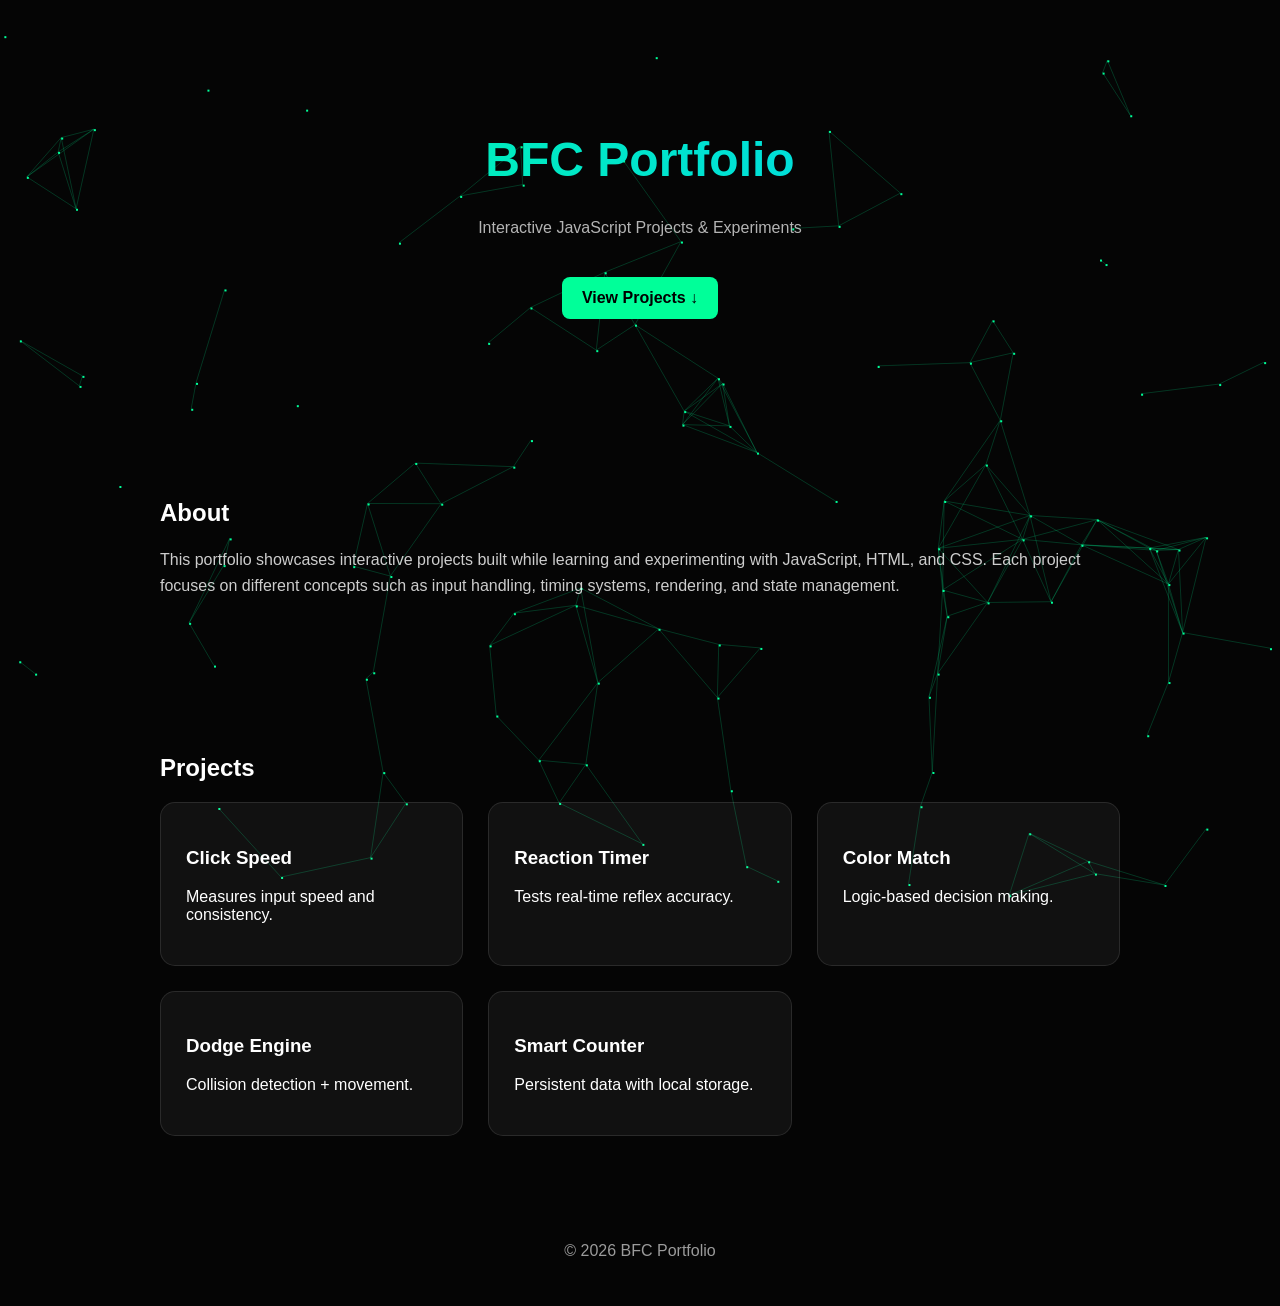
<file: index.html>
<!DOCTYPE html>
<html>
<head>
<meta charset="UTF-8">
<title>BFC Portfolio</title>
<link rel="stylesheet" href="style.css">
</head>
<body>

<canvas id="bg"></canvas>

<header>
  <h1 class="glow">BFC Portfolio</h1>
  <p class="subtitle">Interactive JavaScript Projects & Experiments</p>
  <a href="#projects" class="btn">View Projects ↓</a>
</header>

<section class="about">
  <h2>About</h2>
  <p>
    This portfolio showcases interactive projects built while learning and experimenting
    with JavaScript, HTML, and CSS. Each project focuses on different concepts such as
    input handling, timing systems, rendering, and state management.
  </p>
</section>

<section id="projects">
  <h2>Projects</h2>

  <div class="grid">
    <a href="projects/click.html" class="card">
      <h3>Click Speed</h3>
      <p>Measures input speed and consistency.</p>
    </a>

    <a href="projects/reaction.html" class="card">
      <h3>Reaction Timer</h3>
      <p>Tests real-time reflex accuracy.</p>
    </a>

    <a href="projects/color.html" class="card">
      <h3>Color Match</h3>
      <p>Logic-based decision making.</p>
    </a>

    <a href="projects/dodge.html" class="card">
      <h3>Dodge Engine</h3>
      <p>Collision detection + movement.</p>
    </a>

    <a href="projects/counter.html" class="card">
      <h3>Smart Counter</h3>
      <p>Persistent data with local storage.</p>
    </a>
  </div>
</section>

<footer>
  <p>© 2026 BFC Portfolio</p>
</footer>

<script src="main.js"></script>
</body>
</html>
</file>
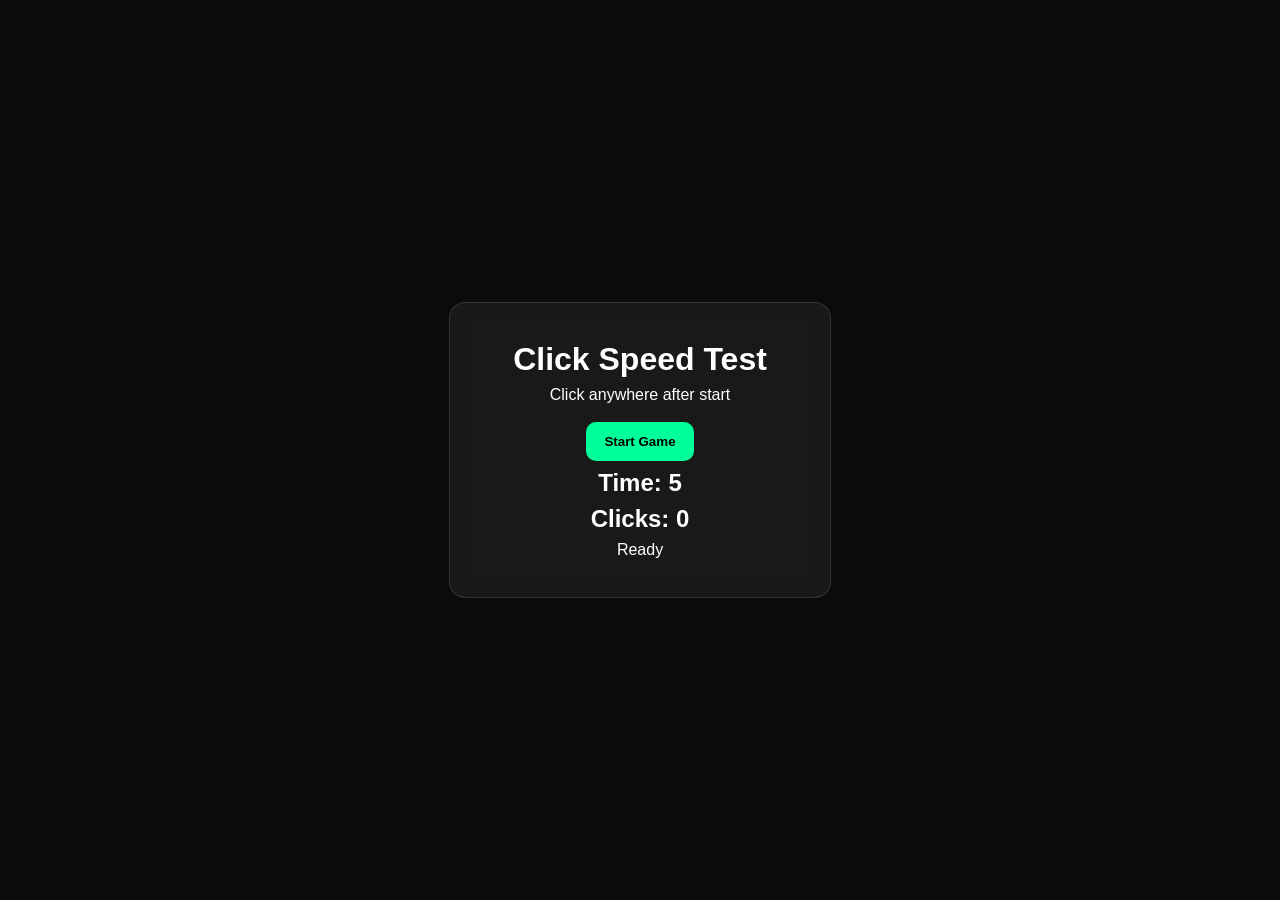
<file: projects/click.html>
<!DOCTYPE html>
<html lang="en">
<head>
<meta charset="UTF-8">
<title>Click Speed Pro</title>

<style>
body {
  margin:0;
  font-family:Arial, sans-serif;
  background:#0b0b0b;
  color:white;
  overflow:hidden;
}

/* CENTER PANEL */
.panel {
  position:absolute;
  top:50%;
  left:50%;
  transform:translate(-50%,-50%);
  width:320px;
  text-align:center;
  background:rgba(255,255,255,0.06);
  border:1px solid rgba(255,255,255,0.12);
  border-radius:16px;
  padding:30px;
  backdrop-filter:blur(10px);
}

/* BUTTONS */
button {
  padding:12px 18px;
  margin-top:10px;
  border:none;
  border-radius:10px;
  background:#00ff99;
  font-weight:bold;
  cursor:pointer;
}

button:hover {
  transform:scale(1.05);
}

/* BIG CLICK AREA */
#clickZone {
  position:fixed;
  top:0;
  left:0;
  width:100%;
  height:100%;
}

/* TEXT */
h1,h2,p {
  margin:8px 0;
}
</style>
</head>

<body>

<div class="panel">
  <h1>Click Speed Test</h1>
  <p>Click anywhere after start</p>

  <button id="startBtn">Start Game</button>

  <h2 id="time">Time: 5</h2>
  <h2 id="score">Clicks: 0</h2>
  <p id="status">Ready</p>
</div>

<div id="clickZone"></div>

<script>
let time = 5;
let clicks = 0;
let running = false;
let timer = null;

const startBtn = document.getElementById("startBtn");
const timeEl = document.getElementById("time");
const scoreEl = document.getElementById("score");
const statusEl = document.getElementById("status");
const clickZone = document.getElementById("clickZone");

/* START GAME */
startBtn.onclick = () => {
  time = 5;
  clicks = 0;
  running = true;

  timeEl.textContent = "Time: " + time;
  scoreEl.textContent = "Clicks: " + clicks;
  statusEl.textContent = "GO!";

  clearInterval(timer);

  timer = setInterval(() => {
    time--;
    timeEl.textContent = "Time: " + time;

    if (time <= 0) {
      endGame();
    }
  }, 1000);
};

/* CLICK SYSTEM */
clickZone.addEventListener("click", () => {
  if (!running) return;

  clicks++;
  scoreEl.textContent = "Clicks: " + clicks;
});

/* END GAME */
function endGame() {
  running = false;
  clearInterval(timer);

  statusEl.textContent = "Finished";

  document.querySelector(".panel").innerHTML = `
    <h1>Game Over</h1>
    <h2>Your Score: ${clicks}</h2>
    <p>Clicks per second: ${(clicks / 5).toFixed(2)}</p>
    <button onclick="location.reload()">Play Again</button>
  `;
}
</script>

</body>
</html>
</file>
<file: style.css>
* { box-sizing:border-box; }

body {
  margin:0;
  font-family:Arial;
  background:#050505;
  color:white;
  overflow-x:hidden;
}

/* HEADER */
header {
  text-align:center;
  padding:100px 20px;
}

.glow {
  font-size:3rem;
  background:linear-gradient(90deg,#00ff99,#00ccff);
  -webkit-background-clip:text;
  color:transparent;
}

.subtitle {
  opacity:0.7;
  margin-bottom:20px;
}

/* BUTTON */
.btn {
  display:inline-block;
  margin-top:20px;
  padding:12px 20px;
  border-radius:8px;
  background:#00ff99;
  color:black;
  text-decoration:none;
  font-weight:bold;
  transition:0.2s;
}

.btn:hover {
  background:#00cc77;
}

/* SECTIONS */
section {
  max-width:1000px;
  margin:auto;
  padding:60px 20px;
}

.about p {
  opacity:0.8;
  line-height:1.6;
}

/* GRID */
.grid {
  display:grid;
  grid-template-columns:repeat(auto-fit,minmax(260px,1fr));
  gap:25px;
}

/* CARD */
.card {
  background:rgba(255,255,255,0.05);
  border-radius:15px;
  padding:25px;
  text-decoration:none;
  color:white;
  transition:0.25s;
  border:1px solid rgba(255,255,255,0.1);
}

.card:hover {
  transform:translateY(-10px);
  border:1px solid #00ff99;
}

/* FOOTER */
footer {
  text-align:center;
  padding:30px;
  opacity:0.6;
}

/* BG CANVAS */
#bg {
  position:fixed;
  top:0;
  left:0;
  z-index:-1;
}
</file>
